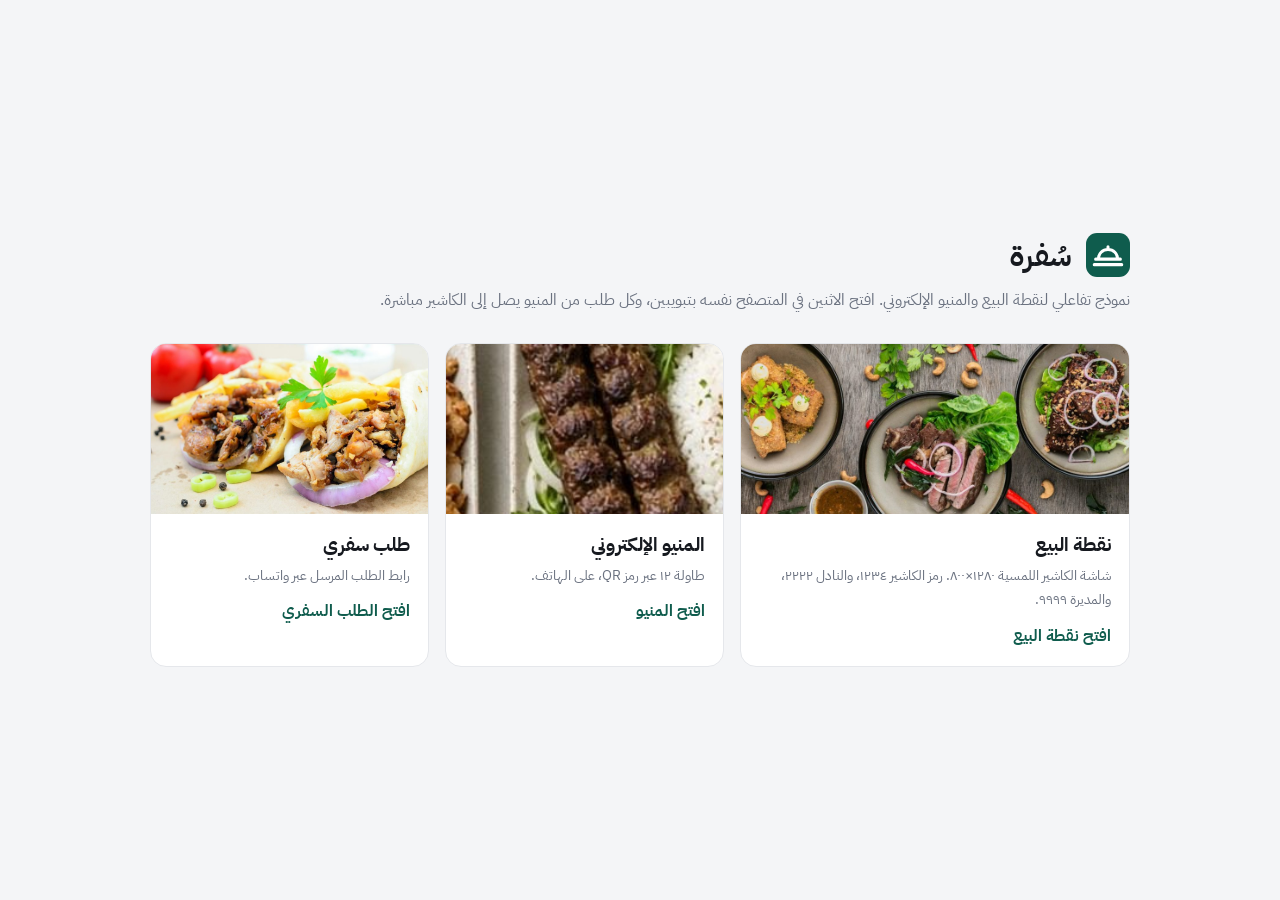
<file: index.html>
<!doctype html><html dir="rtl" lang="ar"><head><meta charset="utf-8"><meta name="viewport" content="width=device-width,initial-scale=1"><title>سُفرة: النموذج التفاعلي</title><link rel="stylesheet" href="shared/base.css">
<style>body{min-height:100vh;display:flex;align-items:center;justify-content:center;padding:40px}@media(max-width:900px){body{padding:20px;align-items:flex-start}.g{grid-template-columns:1fr 1fr!important}.hd b{font-size:24px}}@media(max-width:560px){.g{grid-template-columns:1fr!important}a .ph{height:150px}}
.w{width:min(980px,100%)}.hd{display:flex;align-items:center;gap:14px;margin-bottom:8px}.hd b{font-size:30px}p.s{color:var(--mut);margin-bottom:28px;line-height:1.8}
.g{display:grid;grid-template-columns:1.4fr 1fr 1fr;gap:16px}
a{text-decoration:none;color:inherit;background:#fff;border:1px solid var(--line);border-radius:16px;overflow:hidden;display:flex;flex-direction:column}
a .ph{height:170px}a div.x{padding:16px 18px 18px}a b{font-size:19px;display:block;margin-bottom:4px}a small{color:var(--mut);font-size:14px;line-height:1.7}
a span.go{display:block;margin-top:12px;color:var(--brand);font-weight:700}</style></head>
<body><div class=w><div class=hd><svg width="44" height="44" viewBox="0 0 32 32"><rect width="32" height="32" rx="8" fill="#0F5C4D"/><path d="M7 19h18M9 19c0-4 3-7 7-7s7 3 7 7M16 12v-2M6 23h20" stroke="#fff" stroke-width="2.2" fill="none" stroke-linecap="round"/></svg><b>سُفرة</b></div>
<p class=s>نموذج تفاعلي لنقطة البيع والمنيو الإلكتروني. افتح الاثنين في المتصفح نفسه بتبويبين، وكل طلب من المنيو يصل إلى الكاشير مباشرة.</p>
<div class=g><a href="pos/"><div class=ph style="background-image:url(assets/img/spread.jpg)"></div><div class=x><b>نقطة البيع</b><small>شاشة الكاشير اللمسية ١٢٨٠×٨٠٠. رمز الكاشير ١٢٣٤، والنادل ٢٢٢٢، والمديرة ٩٩٩٩.</small><span class=go>افتح نقطة البيع</span></div></a>
<a href="qr-menu/?t=12"><div class=ph style="background-image:url(assets/img/kebab.jpg)"></div><div class=x><b>المنيو الإلكتروني</b><small>طاولة ١٢ عبر رمز QR، على الهاتف.</small><span class=go>افتح المنيو</span></div></a>
<a href="qr-menu/?mode=takeaway"><div class=ph style="background-image:url(assets/img/shawarma2.jpg)"></div><div class=x><b>طلب سفري</b><small>رابط الطلب المرسل عبر واتساب.</small><span class=go>افتح الطلب السفري</span></div></a></div></div></body></html>
</file>
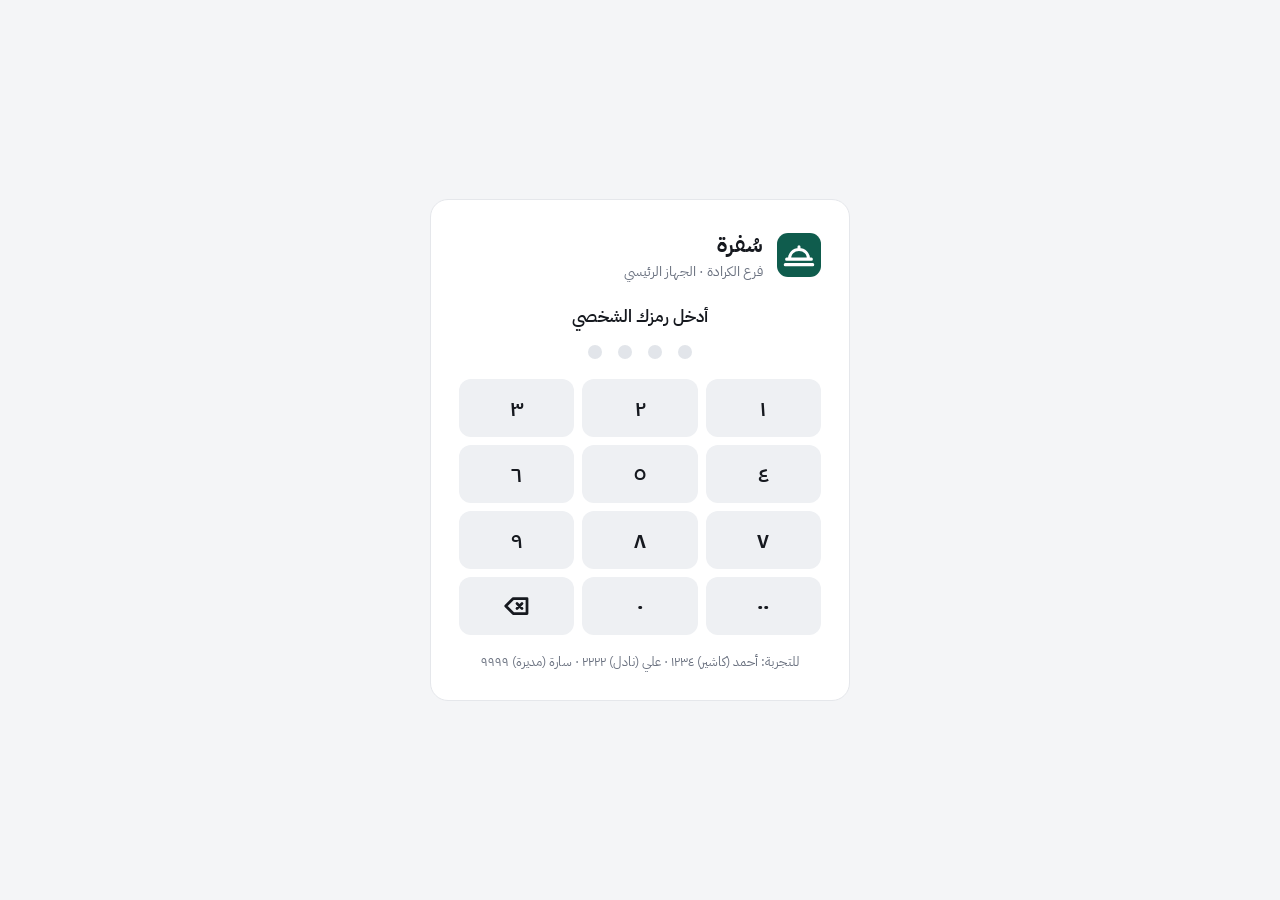
<file: pos/index.html>
<!doctype html><html dir="rtl" lang="ar"><head><meta charset="utf-8"><meta name="viewport" content="width=device-width,initial-scale=1"><title>سُفرة: نقطة البيع</title>
<link rel="stylesheet" href="../shared/base.css"><link rel="stylesheet" href="pos.css"></head>
<body><div id=stage><div id=pos></div></div><script src="../shared/data.js"></script><script src="pos.js"></script></body></html>
</file>
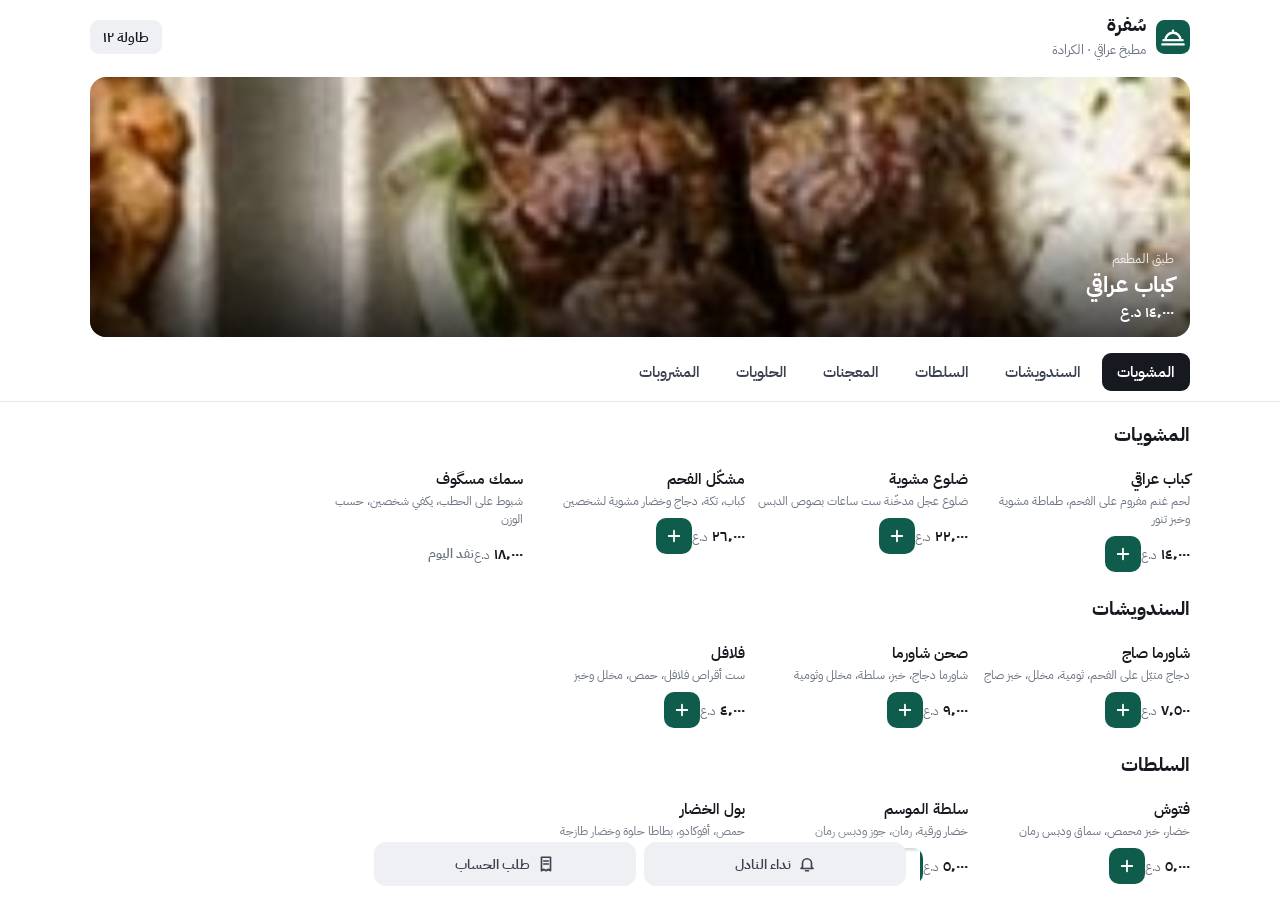
<file: qr-menu/index.html>
<!doctype html><html dir="rtl" lang="ar"><head><meta charset="utf-8"><meta name="viewport" content="width=device-width,initial-scale=1,viewport-fit=cover"><meta name="theme-color" content="#ffffff"><title>سُفرة: المنيو</title>
<link rel="stylesheet" href="../shared/base.css"><link rel="stylesheet" href="app.css"></head>
<body><div id=app class=frame></div><script src="../shared/data.js"></script><script src="app.js"></script></body></html>
</file>
<file: shared/base.css>
@font-face{font-family:'Plex';src:url(../assets/fonts/IBMPlexSansArabic-Regular.ttf);font-weight:400}
@font-face{font-family:'Plex';src:url(../assets/fonts/IBMPlexSansArabic-SemiBold.ttf);font-weight:600}
@font-face{font-family:'Plex';src:url(../assets/fonts/IBMPlexSansArabic-Bold.ttf);font-weight:700}
:root{--bg:#F4F5F7;--surface:#FFFFFF;--soft:#EEF0F3;--soft2:#E2E5EA;--line:#E5E7EB;--ink:#16191F;--ink2:#3B4250;--mut:#6B7280;--mut2:#9CA3AF;
--brand:#0F5C4D;--brand2:#0B4A3E;--brandsoft:#E3EFEC;--tomato:#C8372D;--redsoft:#FBE9E7;--saffron:#B7791F;--ambersoft:#FBF1DE;--caramel:#7C5CC4;--violetsoft:#EFEAFB;--herb:#0F7A4F;--greensoft:#E2F3EA}
*{margin:0;padding:0;box-sizing:border-box;-webkit-tap-highlight-color:transparent}
html,body{background:var(--bg);color:var(--ink);font-family:Plex,sans-serif;font-weight:400}
button,input{font:inherit;color:inherit;border:0;background:none;cursor:pointer}
b,strong,h1,h2,h3,h4{font-weight:700}
.num{font-variant-numeric:tabular-nums;font-weight:600}
.ph{background-size:cover;background-position:center}
.toast-msg{position:fixed;left:50%;transform:translateX(-50%);bottom:28px;background:var(--ink);color:#fff;padding:12px 20px;border-radius:10px;font-weight:600;font-size:15px;z-index:99;opacity:0;transition:.2s;pointer-events:none;white-space:nowrap}
.toast-msg.on{opacity:1}
.dim{position:fixed;inset:0;background:rgba(22,25,31,.45);z-index:40;opacity:0;pointer-events:none;transition:.2s}
.dim.on{opacity:1;pointer-events:auto}
svg{flex:none}
</file>
<file: pos/pos.css>
body{overflow:hidden;background:#D9DCE1}
#stage{width:100%;height:100vh;height:100dvh}
#pos{width:100%;height:100%;flex:none;background:var(--bg);position:relative;overflow:hidden;transform-origin:center;display:flex;flex-direction:column;font-size:15px}
/* top bar */
.top{height:58px;background:var(--surface);border-bottom:1px solid var(--line);display:flex;align-items:center;gap:8px;padding:0 14px;flex:none}
.brand{display:flex;align-items:center;gap:10px;padding-left:14px;margin-left:4px;border-left:1px solid var(--line);height:34px}
.brand b{font-size:19px}
.tabs{display:flex;background:var(--soft);border-radius:10px;padding:3px}
.tabs button{height:38px;padding:0 16px;border-radius:8px;display:flex;align-items:center;gap:7px;font-weight:600;color:var(--ink2)}
.tabs button.on{background:var(--surface);color:var(--brand);box-shadow:0 1px 2px rgba(0,0,0,.08)}
.tbtn{height:40px;padding:0 14px;border-radius:10px;display:flex;align-items:center;gap:7px;font-weight:600;color:var(--ink2);position:relative}
.tbtn:hover{background:var(--soft)}.tbtn.on{background:var(--brandsoft);color:var(--brand)}
.tbtn.alert{background:var(--violetsoft);color:var(--caramel)}
.badge{min-width:22px;height:22px;border-radius:11px;background:var(--caramel);color:#fff;font-size:13px;display:grid;place-items:center;padding:0 6px}
.sp{flex:1}
.ico{height:40px;min-width:40px;border-radius:10px;display:flex;align-items:center;justify-content:center;gap:6px;color:var(--ink2)}
.ico.off{background:var(--redsoft);color:var(--tomato);padding:0 12px;font-weight:600}
.who{display:flex;align-items:center;gap:9px;padding:0 10px;border-right:1px solid var(--line);border-left:1px solid var(--line);height:34px}
.who .av{width:32px;height:32px;border-radius:50%;background:var(--brand);color:#fff;display:grid;place-items:center;font-weight:700}
.who b{display:block;font-size:14px;line-height:1.2}.who small{color:var(--mut);font-size:12px}
.body{flex:1;display:flex;min-height:0}
/* ticket */
.tk{width:400px;flex:none;background:var(--surface);border-left:1px solid var(--line);display:flex;flex-direction:column;min-height:0}
.hd{display:flex;justify-content:space-between;align-items:center;padding:12px 16px;border-bottom:1px solid var(--line)}
.hd h2{font-size:19px;line-height:1.3}.hd .s{color:var(--mut);font-size:13px}
.hd .s[data-cust]{color:var(--brand);cursor:pointer;font-weight:600}
.hb{display:flex;gap:6px}.ib{width:40px;height:40px;border-radius:10px;background:var(--soft);display:grid;place-items:center;color:var(--ink2)}
.lines{flex:1;overflow:auto;min-height:0}
.lines.empty{display:flex;flex-direction:column;align-items:center;justify-content:center;gap:12px;color:var(--mut2);text-align:center;line-height:1.8}
.emptyl{color:var(--mut2);text-align:center;padding:40px 0}
.ln{width:100%;display:flex;align-items:flex-start;gap:10px;padding:10px 16px;text-align:right;border-bottom:1px solid var(--soft)}
.ln.sel{background:var(--brandsoft)}
.ln .q{min-width:24px;font-weight:700}
.ln .x{flex:1;display:flex;flex-direction:column;gap:2px}.ln .x b{font-weight:600}
.ln small{font-size:12.5px;color:var(--mut)}.ln small.al{color:var(--tomato)}.ln small.dc{color:var(--herb)}
.ln .pr{display:flex;flex-direction:column;align-items:flex-end;gap:2px}
.ln em{font-style:normal;font-size:11.5px;color:var(--mut);background:var(--soft);padding:1px 7px;border-radius:5px}
.ln.void .x b,.ln.void .num{text-decoration:line-through;color:var(--mut2)}
.tot{padding:10px 16px;border-top:1px solid var(--line)}
.tot .k{display:flex;gap:14px;color:var(--mut);font-size:13px;margin-bottom:4px}.tot .k i{font-style:normal}
.tot .tt{display:flex;justify-content:space-between;align-items:baseline}.tot .tt span{font-weight:600}.tot .tt b{font-size:26px}.tot small{font-size:14px;color:var(--mut)}
.acts{display:grid;grid-template-columns:repeat(3,1fr);gap:6px;padding:0 10px 6px}
.acts button{height:40px;border-radius:9px;background:var(--soft);display:flex;align-items:center;justify-content:center;gap:6px;font-weight:600;font-size:13.5px;color:var(--ink2)}
.lpad{display:grid;grid-template-columns:repeat(4,1fr);gap:1px;background:var(--line);border-top:1px solid var(--line);border-bottom:1px solid var(--line)}
.lpad button{height:46px;background:var(--surface);font-size:19px;font-weight:600;display:grid;place-items:center}
.lpad button:active{background:var(--soft)}
.lpad .m{font-size:14px;color:var(--ink2);background:#FAFAFB}.lpad .m.on{background:var(--brandsoft);color:var(--brand)}
button:disabled{opacity:.38;cursor:default}
.btns{display:grid;grid-template-columns:1fr 1.25fr;gap:8px;padding:10px}
.btns button{height:60px;border-radius:12px;display:flex;align-items:center;justify-content:center;gap:8px;font-weight:700;font-size:17px}
.btns .send{background:var(--soft);color:var(--ink)}
.btns .pay{background:var(--brand);color:#fff;justify-content:space-between;padding:0 18px}.btns .pay b{font-size:20px}
/* main */
.main{flex:1;display:flex;flex-direction:column;min-width:0;min-height:0}
.cats{display:flex;gap:8px;padding:12px 16px;flex:none;overflow:auto}
.cats button{height:44px;padding:0 18px;border-radius:10px;background:var(--surface);font-weight:600;display:flex;align-items:center;gap:8px;white-space:nowrap;border:1px solid var(--line)}
.cats button span{font-size:12px;color:var(--mut)}
.cats button.on{background:var(--ink);color:#fff;border-color:var(--ink)}.cats button.on span{color:#B8BDC6}
.g{flex:1;overflow:auto;display:grid;grid-template-columns:repeat(auto-fill,minmax(170px,1fr));grid-auto-rows:max-content;gap:12px;padding:2px 16px 16px;align-content:start}
.pc{background:var(--surface);border-radius:12px;overflow:hidden;text-align:right;position:relative;border:1px solid var(--line);display:flex;flex-direction:column}
.pc .ph{height:132px}
.pc .nm{padding:10px 12px 12px;display:flex;flex-direction:column;gap:2px}.pc .nm b{font-weight:600;font-size:15px}.pc .nm span{color:var(--mut);font-size:14px}
.pc.has{border-color:var(--brand);outline:1px solid var(--brand)}
.pc .q{position:absolute;top:8px;left:8px;min-width:28px;height:28px;border-radius:8px;background:var(--brand);color:#fff;display:grid;place-items:center;font-size:14px;padding:0 6px}
.pc.out .ph{filter:grayscale(1);opacity:.5}.pc .so{position:absolute;top:8px;right:8px;background:var(--ink);color:#fff;font-size:12px;padding:3px 8px;border-radius:6px;font-weight:600}
.mods{flex:none;background:var(--surface);border-top:1px solid var(--line);padding:10px 16px;min-height:54px;max-height:200px;overflow:auto}
.mods .mh{display:flex;gap:10px;align-items:baseline;margin-bottom:6px}.mods .mh small{color:var(--mut)}
.mods:not(.on) .mh{margin:6px 0}
.mr{display:flex;flex-direction:column;gap:6px}
.grp{display:flex;flex-wrap:wrap;gap:6px;align-items:center}
.gl{width:96px;font-size:13px;color:var(--mut);font-weight:600}.gl i{font-style:normal;color:var(--tomato);margin-right:4px;font-size:11.5px}
.grp button{height:36px;padding:0 13px;border-radius:8px;background:var(--soft);font-size:14px;font-weight:600;color:var(--ink2)}
.grp button.on{background:var(--brand);color:#fff}.grp button.al{background:var(--tomato);color:#fff}.grp button.req{box-shadow:inset 0 0 0 1px var(--tomato)}
/* floor */
.fl{flex:1;margin:0 16px;background:var(--surface);border-radius:14px;border:1px solid var(--line);padding:26px;display:grid;grid-template-columns:repeat(4,1fr);grid-auto-rows:150px;gap:22px;align-content:start;
 background-image:radial-gradient(#E3E6EA 1px,transparent 1px);background-size:22px 22px}
.tb{border-radius:14px;background:#fff;border:2px solid var(--soft2);display:flex;flex-direction:column;align-items:center;justify-content:center;gap:4px;position:relative;text-align:center;justify-self:center;width:150px}
.tb.s6{width:100%;border-radius:14px}.tb.s4{border-radius:50%;width:150px}
.tb .no{font-size:24px;font-weight:700}.tb .inf{font-size:12.5px;color:var(--mut);line-height:1.5}.tb .inf b{color:var(--ink);font-size:14px}
.tb.busy{background:var(--brandsoft);border-color:var(--brand)}.tb.busy .no{color:var(--brand)}
.tb.bill{background:var(--ambersoft);border-color:var(--saffron)}.tb.qr{background:var(--violetsoft);border-color:var(--caramel)}
.tb.sel{outline:3px solid var(--ink);outline-offset:3px}
.tb .tg{position:absolute;top:-11px;background:var(--saffron);color:#fff;font-size:11.5px;font-weight:700;padding:2px 9px;border-radius:6px}.tb.qr .tg{background:var(--caramel)}
.leg{display:flex;gap:20px;padding:12px 18px;align-items:center;color:var(--mut);font-size:13.5px;flex:none}
.leg span{display:flex;align-items:center;gap:7px}.leg i{width:14px;height:14px;border-radius:4px;border:2px solid var(--soft2);background:#fff}
.leg i.b{background:var(--brandsoft);border-color:var(--brand)}.leg i.bl{background:var(--ambersoft);border-color:var(--saffron)}.leg i.q{background:var(--violetsoft);border-color:var(--caramel)}
.leg b{color:var(--ink)}
/* lock */
.lock{flex:1;display:grid;place-items:center;background:var(--bg)}
.lc{width:420px;background:var(--surface);border-radius:18px;border:1px solid var(--line);padding:28px}
.lb{display:flex;gap:14px;align-items:center;margin-bottom:22px}.lb b{font-size:22px;display:block}.lb small{color:var(--mut);font-size:13.5px;line-height:1.6;display:block}
.lc h2{font-size:17px;font-weight:600;text-align:center}
.dots{display:flex;gap:16px;justify-content:center;margin:16px 0 20px}.dots i{width:14px;height:14px;border-radius:50%;background:var(--soft2)}.dots i.f{background:var(--brand)}
.hint{font-size:12.5px;color:var(--mut);text-align:center;margin-top:16px;line-height:1.7}
/* shared pad */
.big-in{height:62px;border-radius:12px;background:var(--soft);display:flex;align-items:center;justify-content:center;font-size:28px;font-weight:700;margin-bottom:10px}
.pad{display:grid;grid-template-columns:repeat(3,1fr);gap:8px}
.pad button{height:58px;border-radius:12px;background:var(--soft);font-size:22px;font-weight:600;display:grid;place-items:center}
.pad button:active{background:var(--soft2)}
/* modal */
.mw{position:absolute;inset:0;background:rgba(22,25,31,.45);display:none;align-items:center;justify-content:center;z-index:30}
.mw.on{display:flex}
.md{background:var(--surface);border-radius:16px;padding:26px;max-height:760px;overflow:auto;min-width:420px}
.md h3{font-size:22px;margin-bottom:4px}.md .s{color:var(--mut);margin-bottom:16px;line-height:1.7}
.row{display:flex;flex-wrap:wrap;gap:8px}
.chip{height:46px;padding:0 16px;border-radius:10px;background:var(--soft);font-weight:600;display:inline-flex;align-items:center;gap:8px}
.chip.on{background:var(--brand);color:#fff}
.mb{width:100%;height:54px;border-radius:12px;font-weight:700;font-size:16px;display:flex;align-items:center;justify-content:center;gap:8px}
.mb.k,.mb.p,.mb.y{background:var(--brand);color:#fff}.mb.s{background:var(--soft);color:var(--ink)}
.li .mb{width:auto;padding:0 20px;height:46px}
.cols{display:flex;gap:28px;align-items:stretch}.cols>div:first-child{flex:1}
.kv{display:flex;justify-content:space-between;padding:10px 0;border-bottom:1px solid var(--soft);font-size:16px}.kv.t{font-weight:700;font-size:19px}
.lst{display:flex;flex-direction:column;gap:8px}
.li{display:flex;align-items:center;gap:14px;padding:12px 14px;border-radius:12px;background:#FAFAFB;border:1px solid var(--line);text-align:right;width:100%}
.li .x{flex:1;display:flex;flex-direction:column;gap:3px}.li small{color:var(--mut);font-size:13.5px;line-height:1.6}.li .L{font-size:17px!important}
.papers{display:flex;gap:14px;flex-wrap:wrap}
.paper{background:#fff;border:1px solid var(--line);border-radius:4px;padding:18px;width:260px;font-size:14px;line-height:1.7}
.paper h4{text-align:center;font-size:17px}.paper .c{text-align:center;color:var(--mut);font-size:12.5px}.paper hr{border:0;border-top:1px dashed var(--soft2);margin:8px 0}
.paper .r{display:flex;justify-content:space-between}.paper .bg{font-weight:700;font-size:16px}.paper .al{color:var(--tomato);font-weight:700}
.kv.t{font-weight:700;font-size:19px;border-bottom:0}
.md .cols>div:first-child{min-width:0}

/* responsive */
.cartfab,.cartdim{display:none}
.fl{grid-template-columns:repeat(auto-fill,minmax(160px,1fr));overflow:auto}
.md{max-width:calc(100vw - 24px);max-height:calc(100dvh - 24px)}
@media (max-width:1100px){
 .top{overflow-x:auto;scrollbar-width:none}.top::-webkit-scrollbar{display:none}.top>*{flex:none}
 .tk{width:340px}
 .tabs button,.tbtn{padding:0 10px}
}
@media (max-width:900px){
 .tk{position:fixed;inset:auto 0 0 0;width:100%;max-height:85dvh;border-left:0;border-radius:18px 18px 0 0;z-index:25;box-shadow:0 -8px 30px rgba(0,0,0,.18);transform:translateY(105%);transition:transform .25s ease}
 .tk.open{transform:none}
 .tk.open~.cartdim{display:block;position:fixed;inset:0;background:rgba(22,25,31,.45);z-index:24}
 .cartfab{display:flex;align-items:center;gap:8px;position:fixed;bottom:16px;left:16px;z-index:20;height:52px;padding:0 20px;border-radius:14px;background:var(--brand);color:#fff;font-weight:700;box-shadow:0 6px 18px rgba(0,0,0,.2)}
 .cartfab b{background:rgba(255,255,255,.2);border-radius:8px;min-width:26px;height:26px;display:grid;place-items:center}
 .g{padding-bottom:84px}.mods{padding-bottom:76px}.fl{margin:0 10px 80px;padding:16px;gap:14px;grid-auto-rows:130px}
 .tb,.tb.s4{width:min(130px,100%)}
 .brand b,.who div{display:none}
 .md{min-width:0;width:calc(100vw - 24px);padding:18px}.cols{flex-direction:column;gap:16px}.cols>div{width:auto!important}
 .lc{width:min(420px,calc(100vw - 24px));padding:20px}
 .leg{flex-wrap:wrap;gap:10px}
}
@media (max-width:520px){
 .g{grid-template-columns:repeat(2,1fr);gap:8px;padding:2px 10px 84px}.pc .ph{height:100px}
 .cats{padding:10px}.cats button{height:40px;padding:0 12px}
 .fl{grid-template-columns:repeat(2,1fr)}
 .gl{width:100%}.mods{max-height:40dvh}
 .paper{width:100%}
}
</file>
<file: qr-menu/app.css>
body{background:#E9EBEE}
.frame{max-width:430px;margin:0 auto;height:100vh;height:100dvh;position:relative;overflow:hidden;background:var(--surface)}
.scr{height:100%;overflow:auto;scroll-behavior:auto}
.top{display:flex;align-items:center;justify-content:space-between;padding:14px 18px;gap:10px}
.brand{display:flex;align-items:center;gap:10px}.brand b{font-size:19px;display:block;line-height:1.2}.brand small{color:var(--mut);font-size:12.5px}
.tb{height:34px;padding:0 13px;border-radius:9px;background:var(--soft);font-weight:600;font-size:14px;display:flex;align-items:center}
.feat{display:block;margin:2px 18px 6px;width:calc(100% - 36px);height:190px;border-radius:16px;overflow:hidden;position:relative;text-align:right}
.feat .ph{position:absolute;inset:0}
.feat .fx{position:absolute;inset:auto 0 0 0;padding:40px 16px 14px;background:linear-gradient(transparent,rgba(0,0,0,.72));color:#fff;display:flex;flex-direction:column}
.feat small{font-size:12.5px;opacity:.85}.feat b{font-size:22px}.feat span{font-size:15px;font-weight:600}
.cats{position:sticky;top:0;z-index:5;background:rgba(255,255,255,.97);display:flex;gap:6px;overflow:auto;padding:10px 18px;border-bottom:1px solid var(--line);scrollbar-width:none}
.cats::-webkit-scrollbar{display:none}
.cats button{height:38px;padding:0 15px;border-radius:9px;font-weight:600;color:var(--ink2);white-space:nowrap;font-size:14.5px}
.cats button.on{background:var(--ink);color:#fff}
.sec{padding:18px 18px 4px}.sec h2{font-size:19px;margin-bottom:12px}
.grid{display:grid;grid-template-columns:1fr 1fr;gap:12px}
.t{display:flex;flex-direction:column;text-align:right;position:relative}
.t .ph{aspect-ratio:1/1;border-radius:14px;background-color:var(--soft)}
.t .n{font-weight:600;font-size:15px;margin-top:8px;line-height:1.4}
.t .d{font-size:12px;color:var(--mut);line-height:1.5;display:-webkit-box;-webkit-line-clamp:2;-webkit-box-orient:vertical;overflow:hidden;margin-top:2px}
.t .f{display:flex;align-items:center;justify-content:space-between;margin-top:8px;min-height:36px}
.t .p{font-size:15px}.t .p small{font-size:12px;color:var(--mut);font-weight:400}
.t .add{width:36px;height:36px;border-radius:10px;background:var(--brand);color:#fff;display:grid;place-items:center}
.t .q{display:flex;align-items:center;gap:2px;background:var(--brandsoft);border-radius:10px;height:36px;color:var(--brand)}
.t .q i{width:32px;height:36px;display:grid;place-items:center}.t .q b{min-width:16px;text-align:center}
.t.out .ph{filter:grayscale(1);opacity:.5}.t .so{font-size:12.5px;color:var(--mut);font-weight:600}
.dock{position:absolute;inset:auto 0 0 0;padding:10px 14px calc(14px + env(safe-area-inset-bottom));background:linear-gradient(rgba(255,255,255,0),#fff 30%);display:flex;flex-direction:column;gap:8px;z-index:10}
.bar{height:56px;border-radius:14px;background:var(--brand);color:#fff;display:flex;align-items:center;gap:12px;padding:0 16px;font-weight:700;font-size:16px}
.bar .cnt{min-width:28px;height:28px;border-radius:8px;background:rgba(255,255,255,.18);display:grid;place-items:center;font-size:14px}
.bar span:nth-child(2){flex:1;text-align:right}
.fab{display:flex;gap:8px}
.fab button{flex:1;height:44px;border-radius:12px;background:var(--soft);font-weight:600;font-size:14px;display:flex;align-items:center;justify-content:center;gap:7px;color:var(--ink2)}
.fab .tr{background:var(--greensoft);color:var(--herb)}
/* item */
.item{position:absolute;inset:0;background:#fff;z-index:50;overflow:auto;transform:translateY(100%);transition:transform .28s ease}
.item.on{transform:none}
.hero{position:relative;height:300px}.hero .ph{position:absolute;inset:0}
.rb{width:40px;height:40px;border-radius:12px;background:#fff;display:grid;place-items:center;color:var(--ink)}
.hero .rb{position:absolute;top:14px;right:14px}
.ib{padding:18px 18px 8px}.ib h2{font-size:24px}.ib .ds{color:var(--mut);line-height:1.7;margin-top:4px;font-size:14.5px}.ib .pr{font-size:18px;margin-top:8px}
.sx{padding:14px 18px 4px;border-top:8px solid var(--bg);margin-top:10px}
.sx h3{font-size:16px;display:flex;justify-content:space-between;align-items:center;margin-bottom:6px}
.sx h3 small{font-size:12px;font-weight:600;color:var(--mut);background:var(--soft);padding:3px 9px;border-radius:6px}.sx h3 small.rq{color:var(--tomato);background:var(--redsoft)}
.opt{width:100%;display:flex;align-items:center;gap:12px;height:52px;border-bottom:1px solid var(--soft);font-size:15px}
.opt:last-child{border-bottom:0}.opt .on2{flex:1;text-align:right}.opt .num{color:var(--mut);font-size:14px}
.mk{width:22px;height:22px;border:2px solid var(--mut2);display:grid;place-items:center;color:#fff;flex:none}
.mk.r{border-radius:50%}.mk.c{border-radius:6px}
.opt.on .mk{border-color:var(--brand);background:var(--brand)}.opt.on .mk.r{background:#fff;border-width:7px}
.opt.on .on2{font-weight:600}
.note{width:100%;height:50px;border-radius:12px;background:var(--soft);padding:0 14px;margin:4px 0 10px;cursor:text;font-size:15px}
.ibar{position:sticky;bottom:0;background:#fff;border-top:1px solid var(--line);padding:12px 14px calc(14px + env(safe-area-inset-bottom));display:flex;gap:10px}
.stp{display:flex;align-items:center;background:var(--soft);border-radius:14px;height:56px}
.stp button{width:46px;height:56px;display:grid;place-items:center}.stp b{min-width:22px;text-align:center;font-size:17px}
.go{flex:1;height:56px;border-radius:14px;background:var(--brand);color:#fff;font-weight:700;font-size:16px;display:flex;align-items:center;justify-content:space-between;padding:0 18px}
.go:disabled{background:var(--soft2);color:var(--mut)}
/* cart sheet */
.dim{position:absolute}
.sh{position:absolute;inset:auto 0 0 0;max-height:88%;overflow:auto;background:#fff;border-radius:20px 20px 0 0;z-index:45;transform:translateY(105%);transition:transform .28s ease}
.sh.on{transform:none}
.gr{width:40px;height:5px;border-radius:3px;background:var(--soft2);margin:10px auto 0}
.shh{display:flex;justify-content:space-between;align-items:center;padding:12px 18px}.shh h2{font-size:22px}.shh span{color:var(--mut);font-weight:600}
.ln{display:flex;gap:12px;padding:14px 18px;border-top:1px solid var(--soft);align-items:flex-start}
.ln .ph{width:72px;height:72px;border-radius:12px;flex:none}
.ln .x{flex:1;display:flex;flex-direction:column;gap:3px}.ln .x b{font-weight:600}.ln small{color:var(--mut);font-size:13px}
.mini{display:flex;align-items:center;background:var(--soft);border-radius:10px;height:36px;align-self:flex-start;margin-top:4px}
.mini button{width:36px;height:36px;display:grid;place-items:center;color:var(--ink2)}.mini b{min-width:18px;text-align:center}
.pp{font-size:15px;color:var(--brand)}
.sum{padding:12px 18px;border-top:1px solid var(--line)}.sum div{display:flex;justify-content:space-between;padding:4px 0;color:var(--mut)}
.sum .t2{color:var(--ink);font-weight:700;font-size:18px;padding-top:8px}
.warn{margin:6px 18px;padding:12px 14px;border-radius:12px;background:var(--redsoft);color:var(--tomato);display:flex;gap:10px;font-size:14px;line-height:1.6;font-weight:600}
.warn.ok{background:var(--greensoft);color:var(--herb)}
.empty{padding:40px;text-align:center;color:var(--mut)}
.cta{position:absolute;inset:auto 14px calc(14px + env(safe-area-inset-bottom)) 14px;height:56px;border-radius:14px;background:var(--brand);color:#fff;z-index:46;font-weight:700;font-size:16px;display:none;align-items:center;justify-content:space-between;padding:0 18px}
.cta.on{display:flex}
/* tracking */
.trk{position:absolute;inset:0;background:var(--bg);z-index:30;overflow:auto;display:none;padding-bottom:110px}
.trk.on{display:block}
.trk .top{background:#fff;border-bottom:1px solid var(--line)}
.big{background:#fff;margin:14px;border-radius:16px;padding:20px}
.big small{color:var(--mut);font-size:13px}.big h1{font-size:28px;margin:2px 0}.eta{color:var(--ink2)}
.bars{display:grid;grid-template-columns:repeat(4,1fr);gap:6px;margin-top:16px}.bars i{height:6px;border-radius:3px;background:var(--soft2)}.bars i.on{background:var(--brand)}
.st{background:#fff;margin:0 14px 14px;border-radius:16px;padding:8px 18px}
.st div{display:flex;align-items:center;gap:12px;height:46px;color:var(--mut2)}
.st .mk{width:22px;height:22px;border-radius:50%}.st .done{color:var(--ink)}.st .done .mk{background:var(--brand);border-color:var(--brand)}
.st .now{color:var(--ink)}.st .now .mk{border-color:var(--brand);border-width:7px}
.ord{background:#fff;margin:0 14px;border-radius:16px;padding:16px 18px}.ord h3{font-size:16px;margin-bottom:6px}
.ord .r{display:flex;align-items:center;gap:12px;padding:8px 0;border-bottom:1px solid var(--soft)}
.ord .ph{width:44px;height:44px;border-radius:10px;flex:none}.ord .r span{flex:1;font-weight:600}.ord small{color:var(--mut);font-size:12.5px}
.add2{margin-top:12px;height:46px;width:100%;border-radius:12px;background:var(--soft);font-weight:600;display:flex;align-items:center;justify-content:center;gap:8px}
.act{position:absolute;inset:auto 0 0 0;display:flex;gap:10px;padding:12px 14px 16px;background:#fff;border-top:1px solid var(--line)}
.trk .act{position:fixed;max-width:430px;margin:0 auto}
.act button{flex:1;height:56px;border-radius:14px;background:var(--soft);font-weight:700;display:flex;align-items:center;justify-content:center;gap:8px}
.act .pri{background:var(--ink);color:#fff}.act .sent{background:var(--greensoft);color:var(--herb)}
.toast-msg{top:16px;bottom:auto}

@media (min-width:600px){.frame{max-width:none}.grid{grid-template-columns:repeat(auto-fill,minmax(180px,1fr))}.feat{height:260px}.sec,.cats,.top{padding-inline:max(18px,calc((100% - 1100px)/2))}.feat{margin-inline:auto;width:min(1100px,calc(100% - 36px))}
.sh{max-width:560px;margin:0 auto}.dock,.cta{max-width:560px;margin:0 auto}.item{max-width:640px;margin:0 auto}.hero{height:360px}.trk .act{max-width:560px}.big,.st,.ord{max-width:560px;margin-inline:auto}.st,.big{margin-bottom:14px}}
</file>
